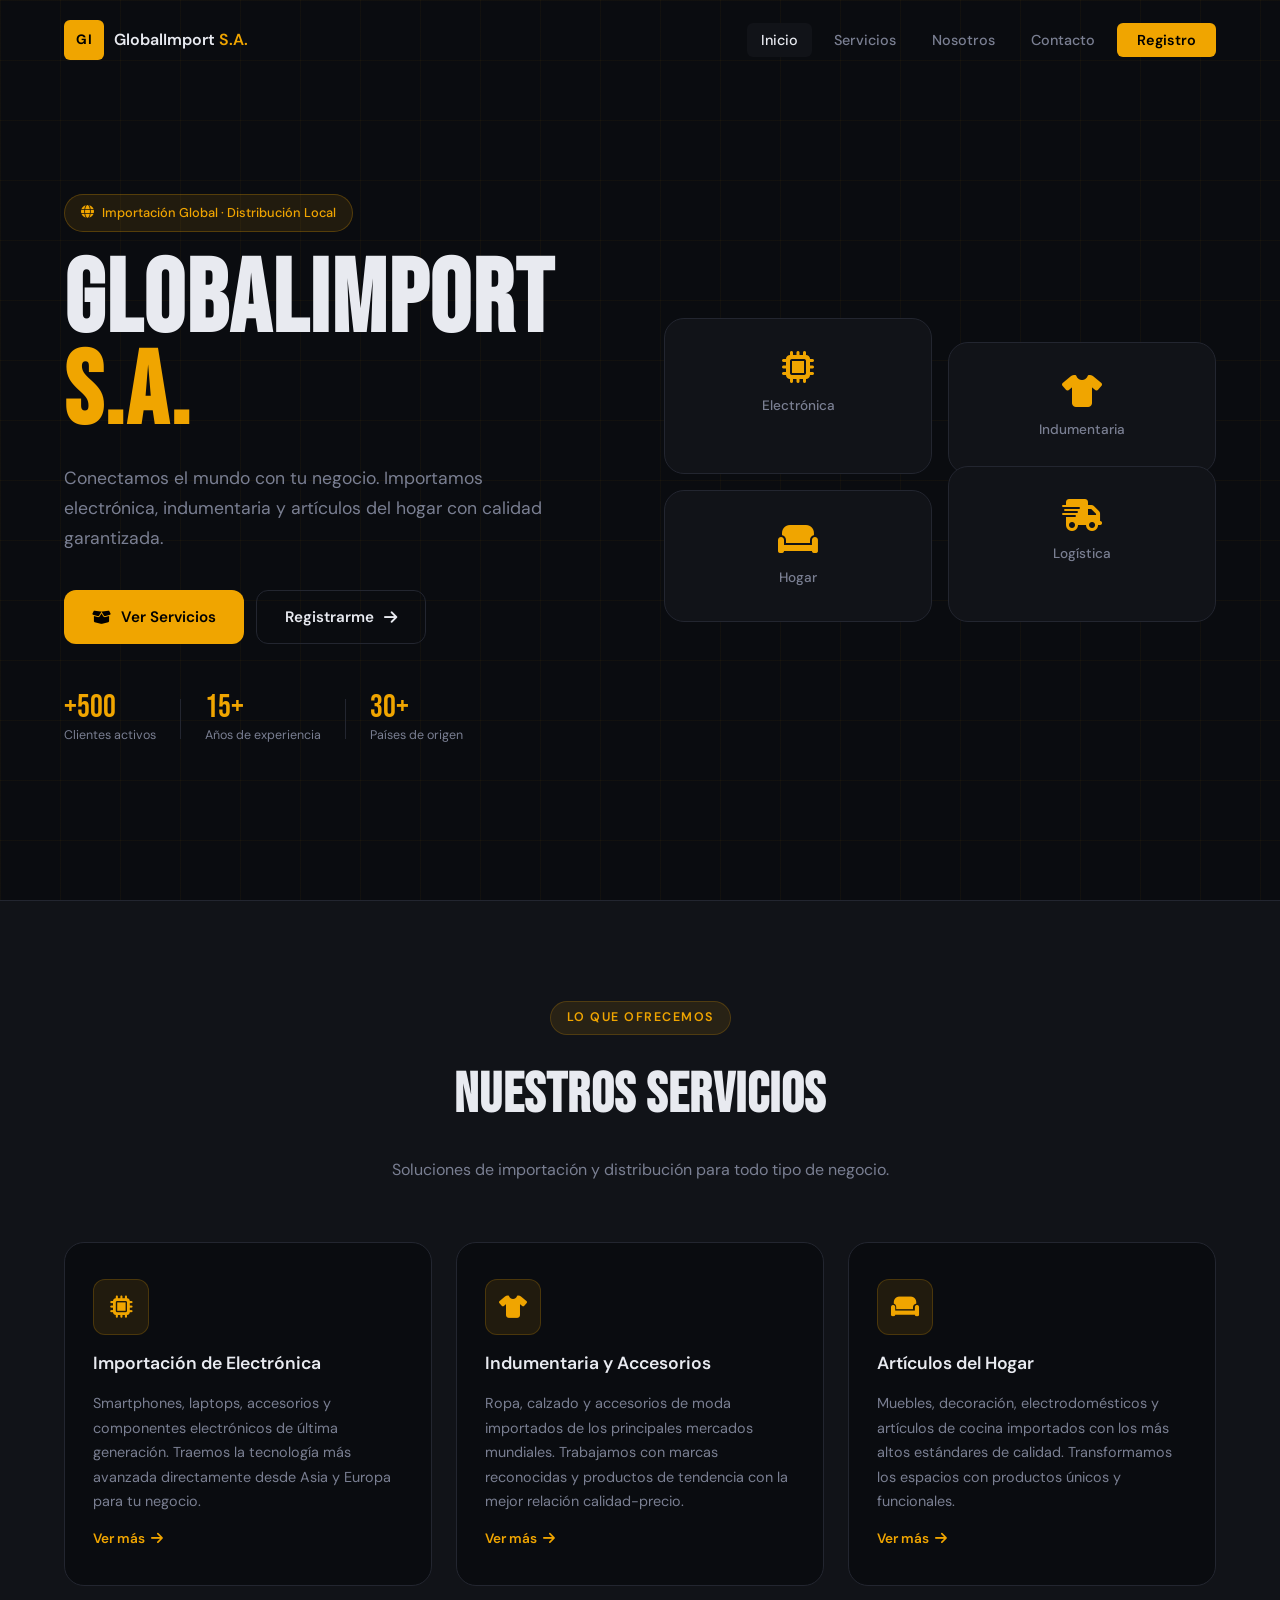
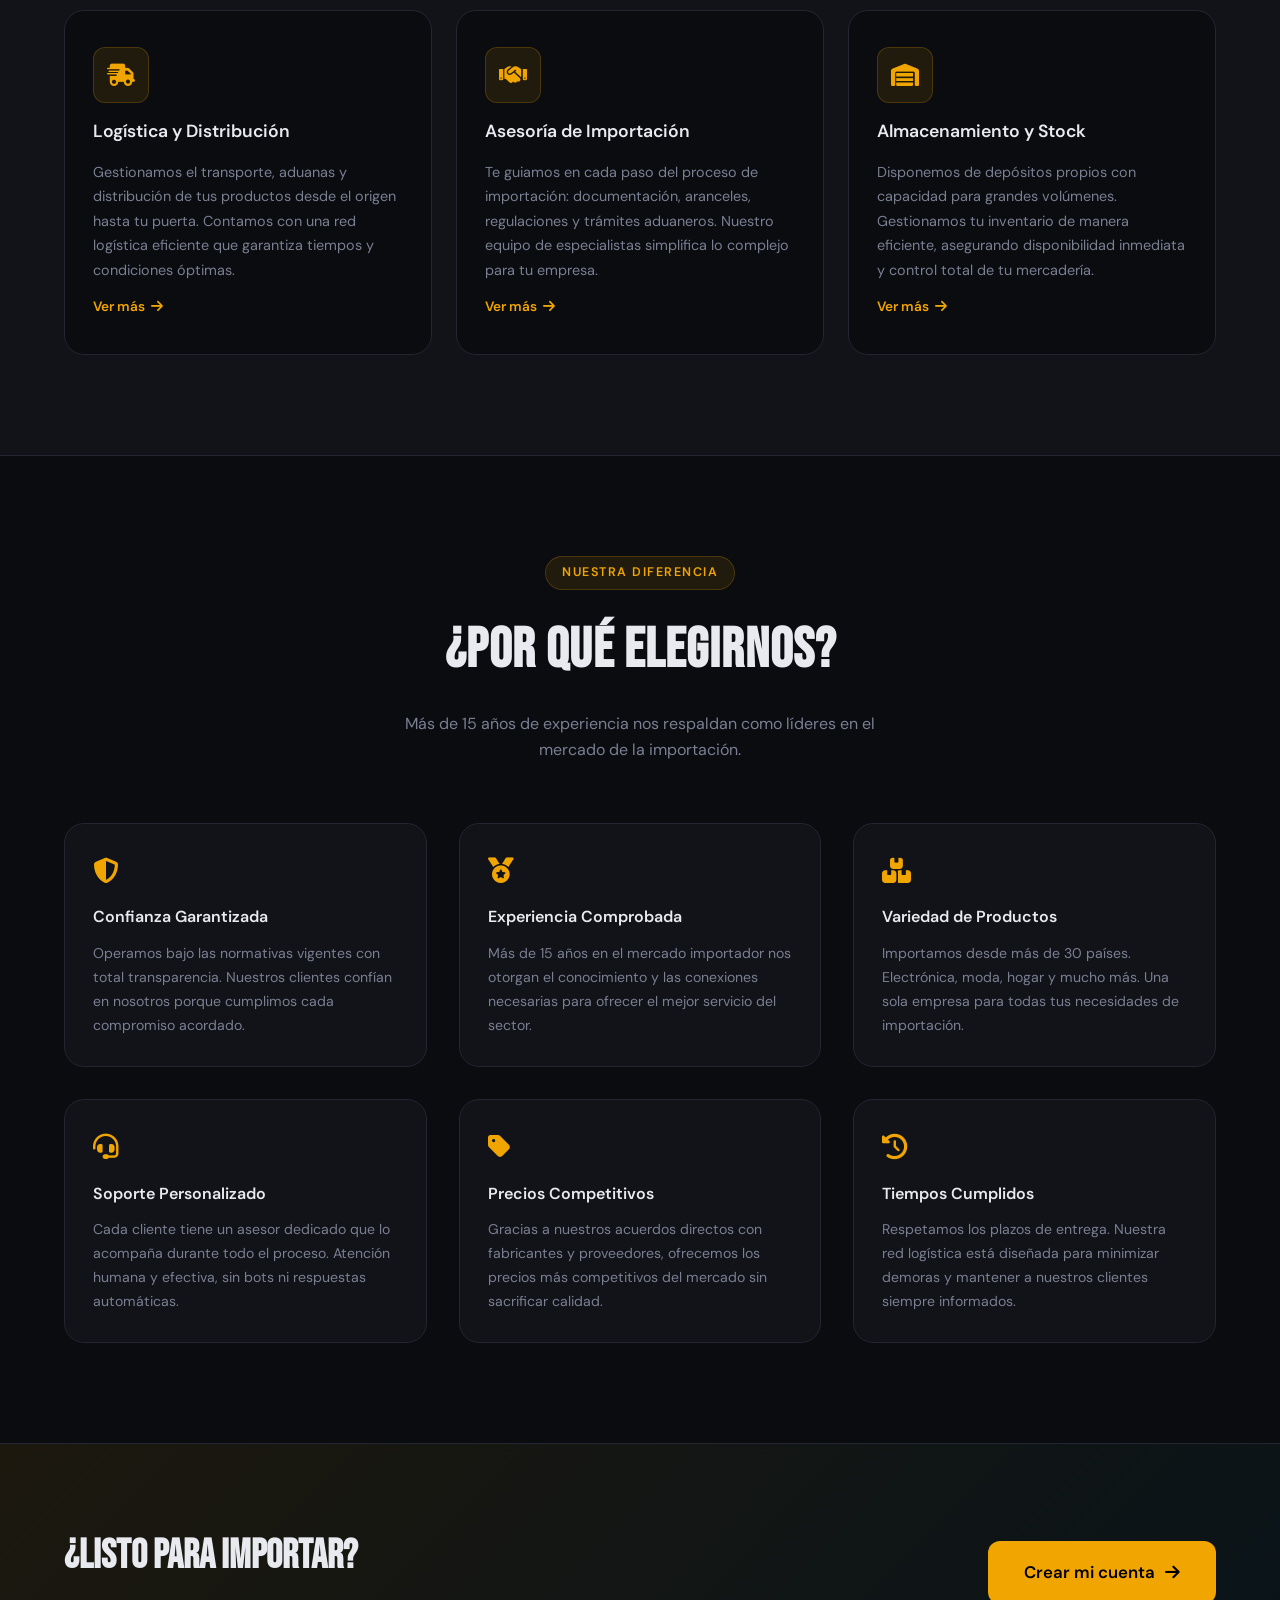
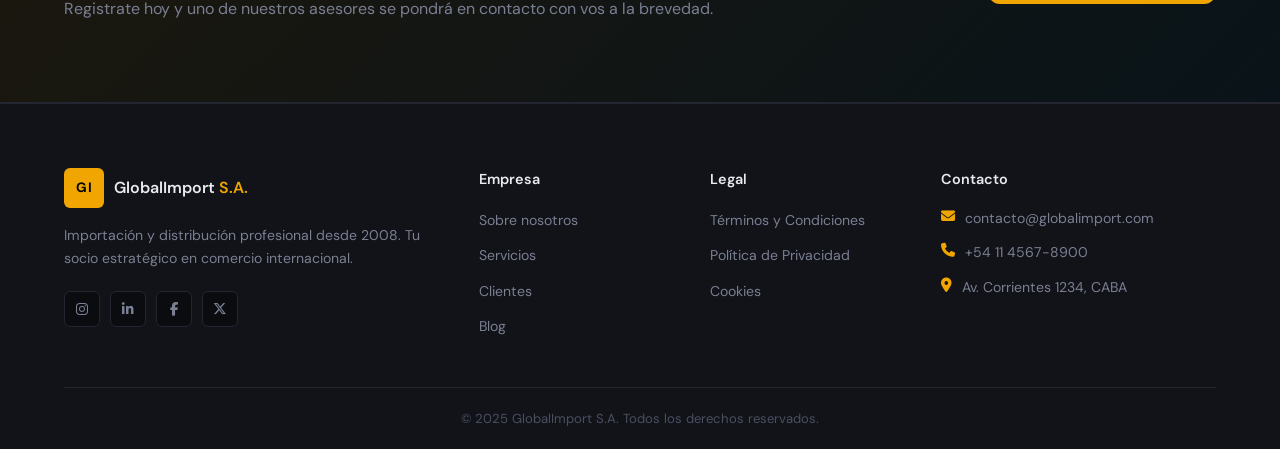
<file: index.html>
<!DOCTYPE html>
<html lang="es">
<head>
  <meta charset="UTF-8" />
  <meta name="viewport" content="width=device-width, initial-scale=1.0" />
  <title>GlobalImport S.A. — Importación y Distribución</title>
  <link rel="stylesheet" href="style.css" />
  <link href="https://fonts.googleapis.com/css2?family=Bebas+Neue&family=DM+Sans:wght@300;400;500;600&display=swap" rel="stylesheet" />
  <link rel="stylesheet" href="https://cdnjs.cloudflare.com/ajax/libs/font-awesome/6.5.0/css/all.min.css" />
</head>
<body>

  <!-- NAVBAR -->
  <nav class="navbar" id="navbar">
    <div class="nav-container">
      <a href="index.html" class="nav-logo">
        <span class="logo-icon">GI</span>
        <span class="logo-text">GlobalImport <em>S.A.</em></span>
      </a>
      <button class="nav-toggle" id="navToggle" aria-label="Abrir menú">
        <span></span><span></span><span></span>
      </button>
      <ul class="nav-links" id="navLinks">
        <li><a href="#inicio" class="nav-link active">Inicio</a></li>
        <li><a href="#servicios" class="nav-link">Servicios</a></li>
        <li><a href="#por-que" class="nav-link">Nosotros</a></li>
        <li><a href="#contacto" class="nav-link">Contacto</a></li>
        <li><a href="registro.html" class="nav-link nav-cta">Registro</a></li>
      </ul>
    </div>
  </nav>

  <!-- HERO -->
  <section class="hero" id="inicio">
    <div class="hero-bg">
      <div class="hero-grid"></div>
    </div>
    <div class="hero-content">
      <div class="hero-badge">
        <i class="fa-solid fa-globe"></i> Importación Global · Distribución Local
      </div>
      <h1 class="hero-title">
        GlobalImport<br /><span>S.A.</span>
      </h1>
      <p class="hero-subtitle">
        Conectamos el mundo con tu negocio. Importamos electrónica,
        indumentaria y artículos del hogar con calidad garantizada.
      </p>
      <div class="hero-actions">
        <a href="#servicios" class="btn btn-primary">
          <i class="fa-solid fa-box-open"></i> Ver Servicios
        </a>
        <a href="registro.html" class="btn btn-secondary">
          Registrarme <i class="fa-solid fa-arrow-right"></i>
        </a>
      </div>
      <div class="hero-stats">
        <div class="stat">
          <span class="stat-num">+500</span>
          <span class="stat-label">Clientes activos</span>
        </div>
        <div class="stat-divider"></div>
        <div class="stat">
          <span class="stat-num">15+</span>
          <span class="stat-label">Años de experiencia</span>
        </div>
        <div class="stat-divider"></div>
        <div class="stat">
          <span class="stat-num">30+</span>
          <span class="stat-label">Países de origen</span>
        </div>
      </div>
    </div>
    <div class="hero-visual">
      <div class="hero-card card-float">
        <i class="fa-solid fa-microchip"></i>
        <span>Electrónica</span>
      </div>
      <div class="hero-card card-float delay-1">
        <i class="fa-solid fa-tshirt"></i>
        <span>Indumentaria</span>
      </div>
      <div class="hero-card card-float delay-2">
        <i class="fa-solid fa-couch"></i>
        <span>Hogar</span>
      </div>
      <div class="hero-card card-float delay-3">
        <i class="fa-solid fa-truck-fast"></i>
        <span>Logística</span>
      </div>
    </div>
  </section>

  <!-- SERVICIOS -->
  <section class="services" id="servicios">
    <div class="container">
      <div class="section-header">
        <span class="section-label">Lo que ofrecemos</span>
        <h2 class="section-title">Nuestros Servicios</h2>
        <p class="section-desc">Soluciones de importación y distribución para todo tipo de negocio.</p>
      </div>
      <div class="services-grid">

        <div class="service-card">
          <div class="service-icon">
            <i class="fa-solid fa-microchip"></i>
          </div>
          <h3>Importación de Electrónica</h3>
          <p>Smartphones, laptops, accesorios y componentes electrónicos de última generación. Traemos la tecnología más avanzada directamente desde Asia y Europa para tu negocio.</p>
          <a href="#" class="service-link">Ver más <i class="fa-solid fa-arrow-right"></i></a>
        </div>

        <div class="service-card">
          <div class="service-icon">
            <i class="fa-solid fa-tshirt"></i>
          </div>
          <h3>Indumentaria y Accesorios</h3>
          <p>Ropa, calzado y accesorios de moda importados de los principales mercados mundiales. Trabajamos con marcas reconocidas y productos de tendencia con la mejor relación calidad-precio.</p>
          <a href="#" class="service-link">Ver más <i class="fa-solid fa-arrow-right"></i></a>
        </div>

        <div class="service-card">
          <div class="service-icon">
            <i class="fa-solid fa-couch"></i>
          </div>
          <h3>Artículos del Hogar</h3>
          <p>Muebles, decoración, electrodomésticos y artículos de cocina importados con los más altos estándares de calidad. Transformamos los espacios con productos únicos y funcionales.</p>
          <a href="#" class="service-link">Ver más <i class="fa-solid fa-arrow-right"></i></a>
        </div>

        <div class="service-card">
          <div class="service-icon">
            <i class="fa-solid fa-truck-fast"></i>
          </div>
          <h3>Logística y Distribución</h3>
          <p>Gestionamos el transporte, aduanas y distribución de tus productos desde el origen hasta tu puerta. Contamos con una red logística eficiente que garantiza tiempos y condiciones óptimas.</p>
          <a href="#" class="service-link">Ver más <i class="fa-solid fa-arrow-right"></i></a>
        </div>

        <div class="service-card">
          <div class="service-icon">
            <i class="fa-solid fa-handshake"></i>
          </div>
          <h3>Asesoría de Importación</h3>
          <p>Te guiamos en cada paso del proceso de importación: documentación, aranceles, regulaciones y trámites aduaneros. Nuestro equipo de especialistas simplifica lo complejo para tu empresa.</p>
          <a href="#" class="service-link">Ver más <i class="fa-solid fa-arrow-right"></i></a>
        </div>

        <div class="service-card">
          <div class="service-icon">
            <i class="fa-solid fa-warehouse"></i>
          </div>
          <h3>Almacenamiento y Stock</h3>
          <p>Disponemos de depósitos propios con capacidad para grandes volúmenes. Gestionamos tu inventario de manera eficiente, asegurando disponibilidad inmediata y control total de tu mercadería.</p>
          <a href="#" class="service-link">Ver más <i class="fa-solid fa-arrow-right"></i></a>
        </div>

      </div>
    </div>
  </section>

  <!-- POR QUÉ ELEGIRNOS -->
  <section class="why-us" id="por-que">
    <div class="container">
      <div class="section-header">
        <span class="section-label">Nuestra diferencia</span>
        <h2 class="section-title">¿Por qué elegirnos?</h2>
        <p class="section-desc">Más de 15 años de experiencia nos respaldan como líderes en el mercado de la importación.</p>
      </div>
      <div class="why-grid">
        <div class="why-item">
          <div class="why-icon"><i class="fa-solid fa-shield-halved"></i></div>
          <h3>Confianza Garantizada</h3>
          <p>Operamos bajo las normativas vigentes con total transparencia. Nuestros clientes confían en nosotros porque cumplimos cada compromiso acordado.</p>
        </div>
        <div class="why-item">
          <div class="why-icon"><i class="fa-solid fa-medal"></i></div>
          <h3>Experiencia Comprobada</h3>
          <p>Más de 15 años en el mercado importador nos otorgan el conocimiento y las conexiones necesarias para ofrecer el mejor servicio del sector.</p>
        </div>
        <div class="why-item">
          <div class="why-icon"><i class="fa-solid fa-boxes-stacked"></i></div>
          <h3>Variedad de Productos</h3>
          <p>Importamos desde más de 30 países. Electrónica, moda, hogar y mucho más. Una sola empresa para todas tus necesidades de importación.</p>
        </div>
        <div class="why-item">
          <div class="why-icon"><i class="fa-solid fa-headset"></i></div>
          <h3>Soporte Personalizado</h3>
          <p>Cada cliente tiene un asesor dedicado que lo acompaña durante todo el proceso. Atención humana y efectiva, sin bots ni respuestas automáticas.</p>
        </div>
        <div class="why-item">
          <div class="why-icon"><i class="fa-solid fa-tag"></i></div>
          <h3>Precios Competitivos</h3>
          <p>Gracias a nuestros acuerdos directos con fabricantes y proveedores, ofrecemos los precios más competitivos del mercado sin sacrificar calidad.</p>
        </div>
        <div class="why-item">
          <div class="why-icon"><i class="fa-solid fa-clock-rotate-left"></i></div>
          <h3>Tiempos Cumplidos</h3>
          <p>Respetamos los plazos de entrega. Nuestra red logística está diseñada para minimizar demoras y mantener a nuestros clientes siempre informados.</p>
        </div>
      </div>
    </div>
  </section>

  <!-- CONTACTO -->
  <section class="contact-band" id="contacto">
    <div class="container">
      <div class="contact-inner">
        <div class="contact-text">
          <h2>¿Listo para importar?</h2>
          <p>Registrate hoy y uno de nuestros asesores se pondrá en contacto con vos a la brevedad.</p>
        </div>
        <a href="registro.html" class="btn btn-primary btn-large">
          Crear mi cuenta <i class="fa-solid fa-arrow-right"></i>
        </a>
      </div>
    </div>
  </section>

  <!-- FOOTER -->
  <footer class="footer">
    <div class="container">
      <div class="footer-grid">
        <div class="footer-brand">
          <div class="nav-logo">
            <span class="logo-icon">GI</span>
            <span class="logo-text">GlobalImport <em>S.A.</em></span>
          </div>
          <p>Importación y distribución profesional desde 2008. Tu socio estratégico en comercio internacional.</p>
          <div class="social-links">
            <a href="#" aria-label="Instagram"><i class="fa-brands fa-instagram"></i></a>
            <a href="#" aria-label="LinkedIn"><i class="fa-brands fa-linkedin-in"></i></a>
            <a href="#" aria-label="Facebook"><i class="fa-brands fa-facebook-f"></i></a>
            <a href="#" aria-label="Twitter/X"><i class="fa-brands fa-x-twitter"></i></a>
          </div>
        </div>
        <div class="footer-links">
          <h4>Empresa</h4>
          <ul>
            <li><a href="#">Sobre nosotros</a></li>
            <li><a href="#servicios">Servicios</a></li>
            <li><a href="#">Clientes</a></li>
            <li><a href="#">Blog</a></li>
          </ul>
        </div>
        <div class="footer-links">
          <h4>Legal</h4>
          <ul>
            <li><a href="#">Términos y Condiciones</a></li>
            <li><a href="#">Política de Privacidad</a></li>
            <li><a href="#">Cookies</a></li>
          </ul>
        </div>
        <div class="footer-contact">
          <h4>Contacto</h4>
          <ul>
            <li><i class="fa-solid fa-envelope"></i> contacto@globalimport.com</li>
            <li><i class="fa-solid fa-phone"></i> +54 11 4567-8900</li>
            <li><i class="fa-solid fa-location-dot"></i> Av. Corrientes 1234, CABA</li>
          </ul>
        </div>
      </div>
      <div class="footer-bottom">
        <p>&copy; 2025 GlobalImport S.A. Todos los derechos reservados.</p>
      </div>
    </div>
  </footer>

  <script>
    // Navbar scroll effect
    window.addEventListener('scroll', () => {
      const navbar = document.getElementById('navbar');
      navbar.classList.toggle('scrolled', window.scrollY > 50);
    });

    // Mobile nav toggle
    document.getElementById('navToggle').addEventListener('click', () => {
      document.getElementById('navLinks').classList.toggle('open');
      document.getElementById('navToggle').classList.toggle('active');
    });

    // Smooth scroll & active link
    document.querySelectorAll('a[href^="#"]').forEach(anchor => {
      anchor.addEventListener('click', function (e) {
        e.preventDefault();
        document.querySelector(this.getAttribute('href'))?.scrollIntoView({ behavior: 'smooth' });
        document.getElementById('navLinks').classList.remove('open');
      });
    });
  </script>
</body>
</html>
</file>
<file: style.css>
/* ========================================
   GlobalImport S.A. — style.css
   Etapa 1
   ======================================== */

/* === CSS VARIABLES === */
:root {
    --color-bg: #0a0c10;
    --color-surface: #111318;
    --color-surface2: #181b22;
    --color-border: #232630;
    --color-primary: #f0a500;
    --color-primary-dark: #c98800;
    --color-primary-light: #ffd166;
    --color-accent: #00d4ff;
    --color-text: #e8eaf0;
    --color-text-muted: #7a7f92;
    --color-text-dim: #4a4f62;
    --color-success: #22c55e;
    --color-error: #ef4444;
  
    --font-display: 'Bebas Neue', sans-serif;
    --font-body: 'DM Sans', sans-serif;
  
    --radius-sm: 6px;
    --radius-md: 12px;
    --radius-lg: 20px;
  
    --shadow-card: 0 4px 24px rgba(0, 0, 0, 0.4);
    --shadow-glow: 0 0 30px rgba(240, 165, 0, 0.15);
  
    --transition: 0.25s ease;
  }
  
  /* === RESET === */
  *, *::before, *::after { box-sizing: border-box; margin: 0; padding: 0; }
  html { scroll-behavior: smooth; }
  body {
    font-family: var(--font-body);
    background: var(--color-bg);
    color: var(--color-text);
    line-height: 1.6;
    overflow-x: hidden;
  }
  a { text-decoration: none; color: inherit; }
  ul { list-style: none; }
  img { max-width: 100%; display: block; }
  
  /* === SCROLLBAR === */
  ::-webkit-scrollbar { width: 6px; }
  ::-webkit-scrollbar-track { background: var(--color-surface); }
  ::-webkit-scrollbar-thumb { background: var(--color-primary); border-radius: 3px; }
  
  /* === CONTAINER === */
  .container {
    max-width: 1200px;
    margin: 0 auto;
    padding: 0 24px;
  }
  
  /* === BUTTONS === */
  .btn {
    display: inline-flex;
    align-items: center;
    gap: 10px;
    padding: 14px 28px;
    border-radius: var(--radius-md);
    font-family: var(--font-body);
    font-weight: 600;
    font-size: 0.95rem;
    cursor: pointer;
    transition: all var(--transition);
    border: none;
  }
  .btn-primary {
    background: var(--color-primary);
    color: #000;
  }
  .btn-primary:hover {
    background: var(--color-primary-light);
    transform: translateY(-2px);
    box-shadow: 0 8px 24px rgba(240,165,0,0.35);
  }
  .btn-secondary {
    background: transparent;
    color: var(--color-text);
    border: 1.5px solid var(--color-border);
  }
  .btn-secondary:hover {
    border-color: var(--color-primary);
    color: var(--color-primary);
    transform: translateY(-2px);
  }
  .btn-large { padding: 18px 36px; font-size: 1.05rem; }
  
  /* ========================================
     NAVBAR
     ======================================== */
  .navbar {
    position: fixed;
    top: 0; left: 0; right: 0;
    z-index: 1000;
    padding: 20px 0;
    transition: all var(--transition);
  }
  .navbar.scrolled {
    background: rgba(10, 12, 16, 0.92);
    backdrop-filter: blur(16px);
    padding: 12px 0;
    border-bottom: 1px solid var(--color-border);
  }
  .nav-container {
    max-width: 1200px;
    margin: 0 auto;
    padding: 0 24px;
    display: flex;
    align-items: center;
    justify-content: space-between;
  }
  .nav-logo {
    display: flex;
    align-items: center;
    gap: 10px;
    font-family: var(--font-body);
    font-weight: 600;
  }
  .logo-icon {
    width: 40px;
    height: 40px;
    background: var(--color-primary);
    color: #000;
    display: flex;
    align-items: center;
    justify-content: center;
    border-radius: var(--radius-sm);
    font-weight: 700;
    font-size: 0.85rem;
    letter-spacing: 0.5px;
    flex-shrink: 0;
  }
  .logo-text { font-size: 1rem; color: var(--color-text); }
  .logo-text em { color: var(--color-primary); font-style: normal; }
  
  .nav-links {
    display: flex;
    align-items: center;
    gap: 8px;
  }
  .nav-link {
    padding: 8px 14px;
    border-radius: var(--radius-sm);
    font-size: 0.9rem;
    font-weight: 500;
    color: var(--color-text-muted);
    transition: all var(--transition);
  }
  .nav-link:hover, .nav-link.active { color: var(--color-text); background: var(--color-surface); }
  .nav-link.nav-cta {
    background: var(--color-primary);
    color: #000;
    font-weight: 600;
    padding: 8px 20px;
  }
  .nav-link.nav-cta:hover { background: var(--color-primary-light); }
  
  .nav-toggle {
    display: none;
    flex-direction: column;
    gap: 5px;
    background: none;
    border: none;
    cursor: pointer;
    padding: 4px;
  }
  .nav-toggle span {
    display: block;
    width: 24px;
    height: 2px;
    background: var(--color-text);
    border-radius: 2px;
    transition: all var(--transition);
  }
  .nav-toggle.active span:nth-child(1) { transform: translateY(7px) rotate(45deg); }
  .nav-toggle.active span:nth-child(2) { opacity: 0; }
  .nav-toggle.active span:nth-child(3) { transform: translateY(-7px) rotate(-45deg); }
  
  /* ========================================
     HERO
     ======================================== */
  .hero {
    min-height: 100vh;
    display: grid;
    grid-template-columns: 1fr 1fr;
    align-items: center;
    gap: 48px;
    padding: 120px 24px 80px;
    max-width: 1200px;
    margin: 0 auto;
    position: relative;
  }
  .hero-bg {
    position: fixed;
    inset: 0;
    z-index: -1;
    pointer-events: none;
  }
  .hero-grid {
    position: absolute;
    inset: 0;
    background-image:
      linear-gradient(rgba(240, 165, 0, 0.04) 1px, transparent 1px),
      linear-gradient(90deg, rgba(240, 165, 0, 0.04) 1px, transparent 1px);
    background-size: 60px 60px;
  }
  
  .hero-badge {
    display: inline-flex;
    align-items: center;
    gap: 8px;
    padding: 8px 16px;
    background: rgba(240,165,0,0.1);
    border: 1px solid rgba(240,165,0,0.25);
    border-radius: 100px;
    font-size: 0.8rem;
    font-weight: 500;
    color: var(--color-primary);
    margin-bottom: 24px;
    width: fit-content;
    animation: fadeDown 0.8s ease both;
  }
  
  .hero-title {
    font-family: var(--font-display);
    font-size: clamp(4rem, 8vw, 7rem);
    line-height: 0.9;
    letter-spacing: 2px;
    margin-bottom: 24px;
    animation: fadeDown 0.8s 0.1s ease both;
  }
  .hero-title span { color: var(--color-primary); }
  
  .hero-subtitle {
    font-size: 1.1rem;
    color: var(--color-text-muted);
    max-width: 480px;
    line-height: 1.7;
    margin-bottom: 36px;
    animation: fadeDown 0.8s 0.2s ease both;
  }
  
  .hero-actions {
    display: flex;
    gap: 12px;
    flex-wrap: wrap;
    margin-bottom: 48px;
    animation: fadeDown 0.8s 0.3s ease both;
  }
  
  .hero-stats {
    display: flex;
    align-items: center;
    gap: 24px;
    animation: fadeDown 0.8s 0.4s ease both;
  }
  .stat { display: flex; flex-direction: column; }
  .stat-num {
    font-family: var(--font-display);
    font-size: 2rem;
    color: var(--color-primary);
    line-height: 1;
  }
  .stat-label { font-size: 0.78rem; color: var(--color-text-muted); margin-top: 2px; }
  .stat-divider { width: 1px; height: 40px; background: var(--color-border); }
  
  /* Hero visual */
  .hero-visual {
    display: grid;
    grid-template-columns: 1fr 1fr;
    gap: 16px;
    animation: fadeLeft 0.9s 0.2s ease both;
  }
  .hero-card {
    background: var(--color-surface);
    border: 1px solid var(--color-border);
    border-radius: var(--radius-lg);
    padding: 32px 24px;
    display: flex;
    flex-direction: column;
    align-items: center;
    gap: 12px;
    text-align: center;
    transition: all 0.3s ease;
  }
  .hero-card:hover {
    border-color: var(--color-primary);
    background: var(--color-surface2);
    transform: translateY(-4px);
    box-shadow: var(--shadow-glow);
  }
  .hero-card i {
    font-size: 2rem;
    color: var(--color-primary);
  }
  .hero-card span {
    font-size: 0.85rem;
    font-weight: 500;
    color: var(--color-text-muted);
  }
  .hero-card:nth-child(2) { margin-top: 24px; }
  .hero-card:nth-child(4) { margin-top: -24px; }
  
  @keyframes fadeDown { from { opacity: 0; transform: translateY(-20px); } to { opacity: 1; transform: translateY(0); } }
  @keyframes fadeLeft { from { opacity: 0; transform: translateX(30px); } to { opacity: 1; transform: translateX(0); } }
  @keyframes float {
    0%, 100% { transform: translateY(0); }
    50% { transform: translateY(-10px); }
  }
  .card-float { animation: float 4s ease-in-out infinite; }
  .delay-1 { animation-delay: 0.5s; }
  .delay-2 { animation-delay: 1s; }
  .delay-3 { animation-delay: 1.5s; }
  
  /* ========================================
     SECTION HEADER
     ======================================== */
  .section-header {
    text-align: center;
    margin-bottom: 60px;
  }
  .section-label {
    display: inline-block;
    padding: 6px 16px;
    background: rgba(240,165,0,0.1);
    border: 1px solid rgba(240,165,0,0.2);
    border-radius: 100px;
    color: var(--color-primary);
    font-size: 0.78rem;
    font-weight: 600;
    letter-spacing: 1.5px;
    text-transform: uppercase;
    margin-bottom: 16px;
  }
  .section-title {
    font-family: var(--font-display);
    font-size: clamp(2.5rem, 5vw, 3.5rem);
    letter-spacing: 1px;
    margin-bottom: 16px;
  }
  .section-desc {
    color: var(--color-text-muted);
    max-width: 520px;
    margin: 0 auto;
    font-size: 1rem;
  }
  
  /* ========================================
     SERVICES
     ======================================== */
  .services {
    padding: 100px 0;
    background: var(--color-surface);
    border-top: 1px solid var(--color-border);
    border-bottom: 1px solid var(--color-border);
  }
  .services-grid {
    display: grid;
    grid-template-columns: repeat(3, 1fr);
    gap: 24px;
  }
  .service-card {
    background: var(--color-bg);
    border: 1px solid var(--color-border);
    border-radius: var(--radius-lg);
    padding: 36px 28px;
    transition: all 0.3s ease;
    display: flex;
    flex-direction: column;
    gap: 14px;
  }
  .service-card:hover {
    border-color: var(--color-primary);
    transform: translateY(-6px);
    box-shadow: var(--shadow-card), 0 0 40px rgba(240,165,0,0.08);
  }
  .service-icon {
    width: 56px;
    height: 56px;
    background: rgba(240,165,0,0.1);
    border: 1px solid rgba(240,165,0,0.2);
    border-radius: var(--radius-md);
    display: flex;
    align-items: center;
    justify-content: center;
    font-size: 1.4rem;
    color: var(--color-primary);
    transition: all 0.3s ease;
  }
  .service-card:hover .service-icon {
    background: var(--color-primary);
    color: #000;
    border-color: var(--color-primary);
  }
  .service-card h3 {
    font-size: 1.1rem;
    font-weight: 600;
  }
  .service-card p {
    color: var(--color-text-muted);
    font-size: 0.9rem;
    line-height: 1.7;
    flex: 1;
  }
  .service-link {
    display: inline-flex;
    align-items: center;
    gap: 6px;
    color: var(--color-primary);
    font-size: 0.85rem;
    font-weight: 600;
    transition: gap var(--transition);
  }
  .service-link:hover { gap: 10px; }
  
  /* ========================================
     WHY US
     ======================================== */
  .why-us {
    padding: 100px 0;
  }
  .why-grid {
    display: grid;
    grid-template-columns: repeat(3, 1fr);
    gap: 32px;
  }
  .why-item {
    display: flex;
    flex-direction: column;
    gap: 12px;
    padding: 28px;
    border-radius: var(--radius-lg);
    border: 1px solid var(--color-border);
    background: var(--color-surface);
    transition: all 0.3s ease;
  }
  .why-item:hover {
    border-color: rgba(240,165,0,0.3);
    background: var(--color-surface2);
  }
  .why-icon {
    font-size: 1.6rem;
    color: var(--color-primary);
  }
  .why-item h3 { font-size: 1rem; font-weight: 600; }
  .why-item p { font-size: 0.88rem; color: var(--color-text-muted); line-height: 1.7; }
  
  /* ========================================
     CONTACT BAND
     ======================================== */
  .contact-band {
    background: linear-gradient(135deg, rgba(240,165,0,0.08) 0%, rgba(0,212,255,0.04) 100%);
    border-top: 1px solid var(--color-border);
    border-bottom: 1px solid var(--color-border);
    padding: 80px 0;
  }
  .contact-inner {
    display: flex;
    align-items: center;
    justify-content: space-between;
    gap: 32px;
    flex-wrap: wrap;
  }
  .contact-text h2 {
    font-family: var(--font-display);
    font-size: 2.5rem;
    margin-bottom: 8px;
  }
  .contact-text p { color: var(--color-text-muted); font-size: 1rem; }
  
  /* ========================================
     FOOTER
     ======================================== */
  .footer {
    background: var(--color-surface);
    border-top: 1px solid var(--color-border);
    padding: 64px 0 0;
  }
  .footer-grid {
    display: grid;
    grid-template-columns: 2fr 1fr 1fr 1.5fr;
    gap: 48px;
    margin-bottom: 48px;
  }
  .footer-brand p {
    color: var(--color-text-muted);
    font-size: 0.88rem;
    line-height: 1.7;
    margin: 16px 0 20px;
  }
  .social-links { display: flex; gap: 10px; }
  .social-links a {
    width: 36px; height: 36px;
    display: flex; align-items: center; justify-content: center;
    background: var(--color-bg);
    border: 1px solid var(--color-border);
    border-radius: var(--radius-sm);
    color: var(--color-text-muted);
    font-size: 0.85rem;
    transition: all var(--transition);
  }
  .social-links a:hover { border-color: var(--color-primary); color: var(--color-primary); }
  .footer-links h4, .footer-contact h4 {
    font-weight: 600;
    font-size: 0.9rem;
    margin-bottom: 16px;
    color: var(--color-text);
  }
  .footer-links ul { display: flex; flex-direction: column; gap: 10px; }
  .footer-links a {
    color: var(--color-text-muted);
    font-size: 0.88rem;
    transition: color var(--transition);
  }
  .footer-links a:hover { color: var(--color-primary); }
  .footer-contact ul { display: flex; flex-direction: column; gap: 12px; }
  .footer-contact li {
    display: flex;
    align-items: flex-start;
    gap: 10px;
    color: var(--color-text-muted);
    font-size: 0.88rem;
  }
  .footer-contact li i { color: var(--color-primary); margin-top: 2px; flex-shrink: 0; }
  .footer-bottom {
    border-top: 1px solid var(--color-border);
    padding: 20px 0;
    text-align: center;
    color: var(--color-text-dim);
    font-size: 0.82rem;
  }
  
  /* ========================================
     RESPONSIVE
     ======================================== */
  @media (max-width: 1024px) {
    .services-grid { grid-template-columns: repeat(2, 1fr); }
    .why-grid { grid-template-columns: repeat(2, 1fr); }
    .footer-grid { grid-template-columns: 1fr 1fr; gap: 32px; }
  }
  
  @media (max-width: 768px) {
    .hero {
      grid-template-columns: 1fr;
      padding-top: 100px;
      text-align: center;
    }
    .hero-badge { margin: 0 auto 24px; }
    .hero-subtitle { margin: 0 auto 36px; }
    .hero-actions { justify-content: center; }
    .hero-stats { justify-content: center; }
    .hero-visual { display: none; }
  
    .nav-toggle { display: flex; }
    .nav-links {
      position: absolute;
      top: 100%;
      left: 0; right: 0;
      background: var(--color-surface);
      border-bottom: 1px solid var(--color-border);
      flex-direction: column;
      padding: 16px;
      gap: 4px;
      display: none;
    }
    .nav-links.open { display: flex; }
    .nav-link { width: 100%; padding: 12px 16px; }
  
    .services-grid { grid-template-columns: 1fr; }
    .why-grid { grid-template-columns: 1fr; }
    .contact-inner { flex-direction: column; text-align: center; }
    .footer-grid { grid-template-columns: 1fr; gap: 24px; }
  }
  
  @media (max-width: 480px) {
    .hero-stats { flex-wrap: wrap; gap: 16px; }
    .stat-divider { display: none; }
  }
</file>
